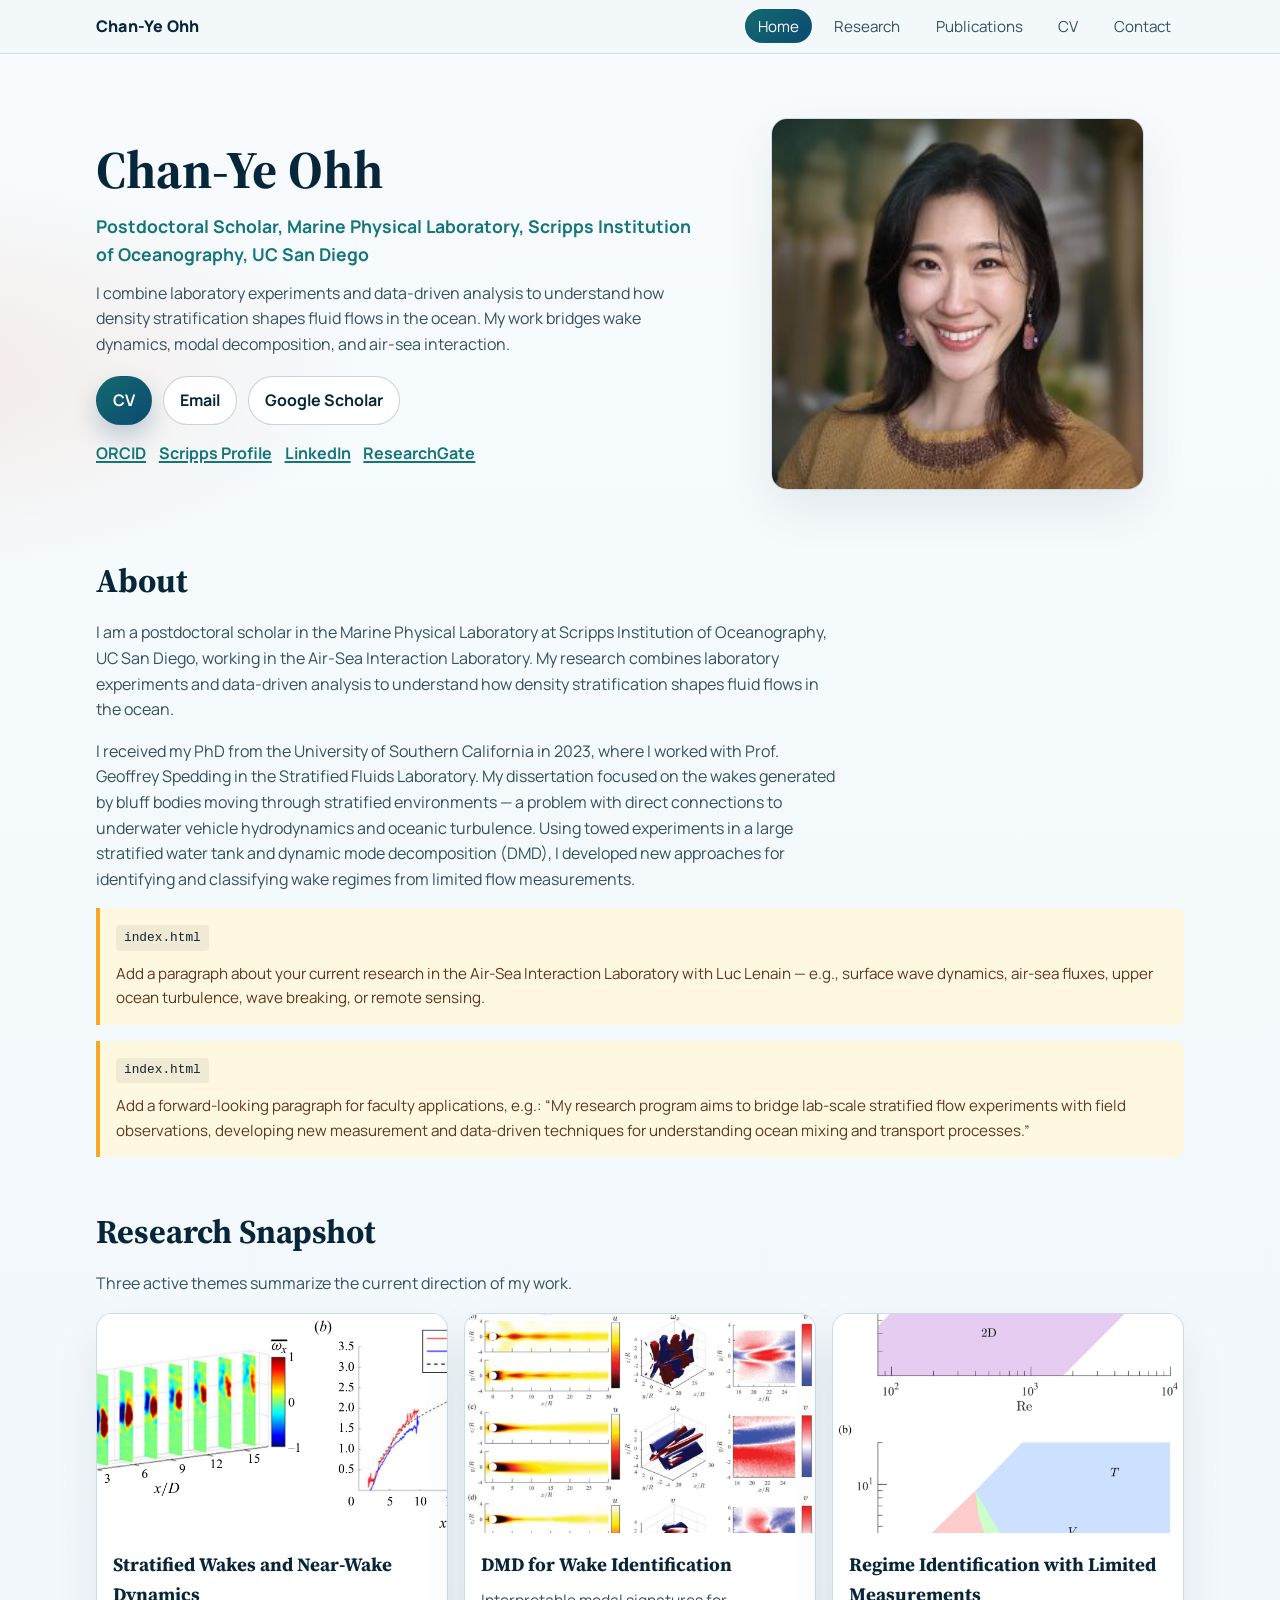
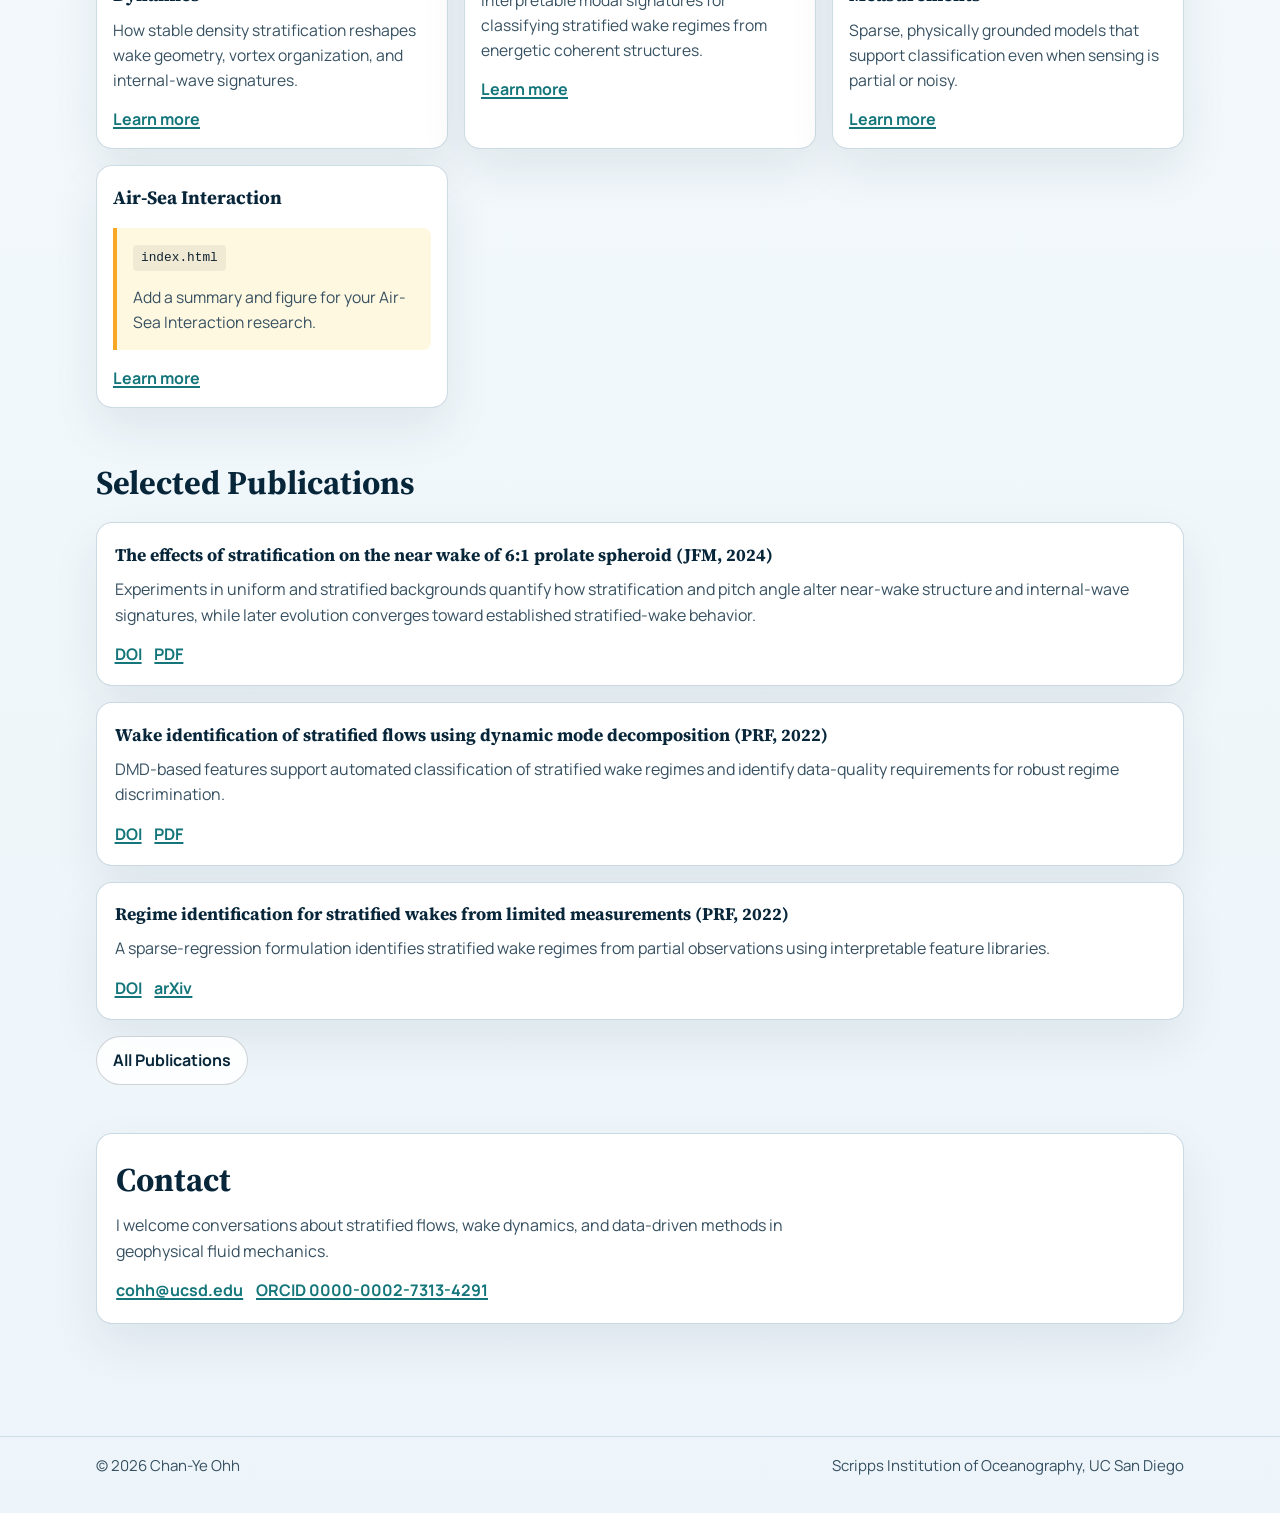
<file: index.html>
<!doctype html>
<html lang="en">
<head>
  <meta charset="utf-8">
  <meta name="viewport" content="width=device-width, initial-scale=1">
  <title>Chan-Ye Ohh | Stratified Wakes, DMD, Experimental Fluid Mechanics</title>
  <meta name="description" content="Chan-Ye Ohh is a Postdoctoral Scholar at Scripps Institution of Oceanography (UC San Diego). Research: stratified wakes, dynamic mode decomposition, and experimental fluid mechanics.">
  <link rel="stylesheet" href="styles.css">
</head>
<body data-page="home">
  <header class="site-header">
    <div class="header-wrap">
      <a class="brand" href="index.html">Chan-Ye Ohh</a>
      <button class="nav-toggle" aria-label="Toggle navigation" aria-expanded="false">
        <svg viewBox="0 0 24 24" fill="none" stroke="currentColor" stroke-width="2.5" stroke-linecap="round">
          <line x1="3" y1="6" x2="21" y2="6"/>
          <line x1="3" y1="12" x2="21" y2="12"/>
          <line x1="3" y1="18" x2="21" y2="18"/>
        </svg>
      </button>
      <nav aria-label="Primary">
        <ul>
          <li><a data-page="home" href="index.html">Home</a></li>
          <li><a data-page="research" href="research.html">Research</a></li>
          <li><a data-page="publications" href="publications.html">Publications</a></li>
          <li><a data-page="cv" href="cv.html">CV</a></li>
          <li><a data-page="contact" href="contact.html">Contact</a></li>
        </ul>
      </nav>
    </div>
  </header>

  <main class="page-wrap">
    <section class="hero reveal">
      <div class="hero-copy">
        <h1>Chan-Ye Ohh</h1>
        <p class="subhead">Postdoctoral Scholar, Marine Physical Laboratory, Scripps Institution of Oceanography, UC San Diego</p>
        <p>
          I combine laboratory experiments and data-driven analysis to understand how density stratification
          shapes fluid flows in the ocean. My work bridges wake dynamics, modal decomposition, and air-sea interaction.
        </p>
        <div class="hero-actions">
          <a class="btn btn-primary" href="cv.html">CV</a>
          <a class="btn btn-secondary" href="mailto:cohh@ucsd.edu">Email</a>
          <a class="btn btn-secondary" target="_blank" rel="noopener noreferrer" href="https://scholar.google.com/citations?user=3VvK59oAAAAJ&hl=en">Google Scholar</a>
        </div>
        <div class="link-row" style="margin-top:1rem;">
          <a target="_blank" rel="noopener noreferrer" href="https://orcid.org/0000-0002-7313-4291">ORCID</a>
          <a target="_blank" rel="noopener noreferrer" href="https://scripps.ucsd.edu/profiles/cohh">Scripps Profile</a>
          <a target="_blank" rel="noopener noreferrer" href="https://www.linkedin.com/in/chrischanyeohh">LinkedIn</a>
          <a target="_blank" rel="noopener noreferrer" href="https://www.researchgate.net/profile/Chan-Ye-Ohh">ResearchGate</a>
        </div>
      </div>
      <figure class="hero-card reveal">
        <img loading="eager" src="cy_ohh_assets/headshots/citations.jpeg" alt="Chan-Ye Ohh">
      </figure>
    </section>

    <section class="reveal" aria-labelledby="about-heading">
      <h2 id="about-heading" class="section-head">About</h2>
      <p class="section-intro">
        I am a postdoctoral scholar in the Marine Physical Laboratory at Scripps Institution of
        Oceanography, UC San Diego, working in the Air-Sea Interaction Laboratory. My research combines
        laboratory experiments and data-driven analysis to understand how density stratification shapes
        fluid flows in the ocean.
      </p>
      <p class="section-intro">
        I received my PhD from the University of Southern California in 2023, where I worked with
        Prof. Geoffrey Spedding in the Stratified Fluids Laboratory. My dissertation focused on the
        wakes generated by bluff bodies moving through stratified environments &mdash; a problem with
        direct connections to underwater vehicle hydrodynamics and oceanic turbulence. Using towed
        experiments in a large stratified water tank and dynamic mode decomposition (DMD), I developed
        new approaches for identifying and classifying wake regimes from limited flow measurements.
      </p>
      <div class="todo">
        <span class="todo__file">index.html</span>
        <p class="todo__text">
          Add a paragraph about your current research in the Air-Sea Interaction Laboratory
          with Luc Lenain &mdash; e.g., surface wave dynamics, air-sea fluxes, upper ocean
          turbulence, wave breaking, or remote sensing.
        </p>
      </div>
      <div class="todo">
        <span class="todo__file">index.html</span>
        <p class="todo__text">
          Add a forward-looking paragraph for faculty applications, e.g.: &ldquo;My research
          program aims to bridge lab-scale stratified flow experiments with field observations,
          developing new measurement and data-driven techniques for understanding ocean mixing
          and transport processes.&rdquo;
        </p>
      </div>
    </section>

    <section class="reveal" aria-labelledby="snapshot-heading">
      <h2 id="snapshot-heading" class="section-head">Research Snapshot</h2>
      <p class="section-intro">Three active themes summarize the current direction of my work.</p>
      <div class="cards">
        <article class="card">
          <img loading="lazy" src="cy_ohh_assets/figures/JFM_2024_997_A43_Fig10_vorticity_trajectory.png" alt="Visualization of streamwise vorticity and centroid trajectories from a stratified wake experiment.">
          <div class="card-body">
            <h3>Stratified Wakes and Near-Wake Dynamics</h3>
            <p>How stable density stratification reshapes wake geometry, vortex organization, and internal-wave signatures.</p>
            <div class="link-row"><a href="research.html#theme-stratified">Learn more</a></div>
          </div>
        </article>
        <article class="card">
          <img loading="lazy" src="cy_ohh_assets/figures/PRF_2022_024801_Fig6_snapshots_DMD_modes.png" alt="Comparison of simulated wake fields and dynamic mode decomposition modes.">
          <div class="card-body">
            <h3>DMD for Wake Identification</h3>
            <p>Interpretable modal signatures for classifying stratified wake regimes from energetic coherent structures.</p>
            <div class="link-row"><a href="research.html#theme-dmd">Learn more</a></div>
          </div>
        </article>
        <article class="card">
          <img loading="lazy" src="cy_ohh_assets/figures/PRF_2022_024801_Fig1_regime_diagrams.png" alt="Regime diagrams mapping stratified wake behavior across Reynolds and Froude numbers.">
          <div class="card-body">
            <h3>Regime Identification with Limited Measurements</h3>
            <p>Sparse, physically grounded models that support classification even when sensing is partial or noisy.</p>
            <div class="link-row"><a href="research.html#theme-regime">Learn more</a></div>
          </div>
        </article>
        <article class="card">
          <div class="card-body">
            <h3>Air-Sea Interaction</h3>
            <div class="todo">
              <span class="todo__file">index.html</span>
              <p class="todo__text">Add a summary and figure for your Air-Sea Interaction research.</p>
            </div>
            <div class="link-row"><a href="research.html#theme-airsea">Learn more</a></div>
          </div>
        </article>
      </div>
    </section>

    <section class="reveal" aria-labelledby="selected-pubs-heading">
      <h2 id="selected-pubs-heading" class="section-head">Selected Publications</h2>
      <div class="pub-list">
        <article class="pub-item">
          <h3>The effects of stratification on the near wake of 6:1 prolate spheroid (JFM, 2024)</h3>
          <p>
            Experiments in uniform and stratified backgrounds quantify how stratification and pitch angle alter near-wake structure
            and internal-wave signatures, while later evolution converges toward established stratified-wake behavior.
          </p>
          <div class="link-row">
            <a target="_blank" rel="noopener noreferrer" href="https://doi.org/10.1017/jfm.2024.829">DOI</a>
            <a target="_blank" rel="noopener noreferrer" href="cy_ohh_assets/pubs/Ohh_Spedding_2024_JFM_997_A43.pdf">PDF</a>
          </div>
        </article>
        <article class="pub-item">
          <h3>Wake identification of stratified flows using dynamic mode decomposition (PRF, 2022)</h3>
          <p>
            DMD-based features support automated classification of stratified wake regimes and identify data-quality requirements
            for robust regime discrimination.
          </p>
          <div class="link-row">
            <a target="_blank" rel="noopener noreferrer" href="https://doi.org/10.1103/PhysRevFluids.7.024801">DOI</a>
            <a target="_blank" rel="noopener noreferrer" href="cy_ohh_assets/pubs/Ohh_Spedding_2022_PRF_024801.pdf">PDF</a>
          </div>
        </article>
        <article class="pub-item">
          <h3>Regime identification for stratified wakes from limited measurements (PRF, 2022)</h3>
          <p>
            A sparse-regression formulation identifies stratified wake regimes from partial observations using interpretable feature libraries.
          </p>
          <div class="link-row">
            <a target="_blank" rel="noopener noreferrer" href="https://doi.org/10.1103/PhysRevFluids.7.033803">DOI</a>
            <a target="_blank" rel="noopener noreferrer" href="https://arxiv.org/abs/2202.04119">arXiv</a>
          </div>
        </article>
      </div>
      <div class="hero-actions" style="margin-top:1rem;">
        <a class="btn btn-secondary" href="publications.html">All Publications</a>
      </div>
    </section>

    <section class="panel reveal" aria-labelledby="contact-strip-heading">
      <h2 id="contact-strip-heading" class="section-head" style="margin-bottom:0.4rem;">Contact</h2>
      <p class="section-intro" style="margin-bottom:0.6rem;">I welcome conversations about stratified flows, wake dynamics, and data-driven methods in geophysical fluid mechanics.</p>
      <div class="link-row">
        <a href="mailto:cohh@ucsd.edu">cohh@ucsd.edu</a>
        <a target="_blank" rel="noopener noreferrer" href="https://orcid.org/0000-0002-7313-4291">ORCID 0000-0002-7313-4291</a>
      </div>
    </section>
  </main>

  <footer class="site-footer">
    <div class="footer-wrap">
      <span>&copy; <span data-year></span> Chan-Ye Ohh</span>
      <span>Scripps Institution of Oceanography, UC San Diego</span>
    </div>
  </footer>

  <script src="main.js"></script>
</body>
</html>
</file>
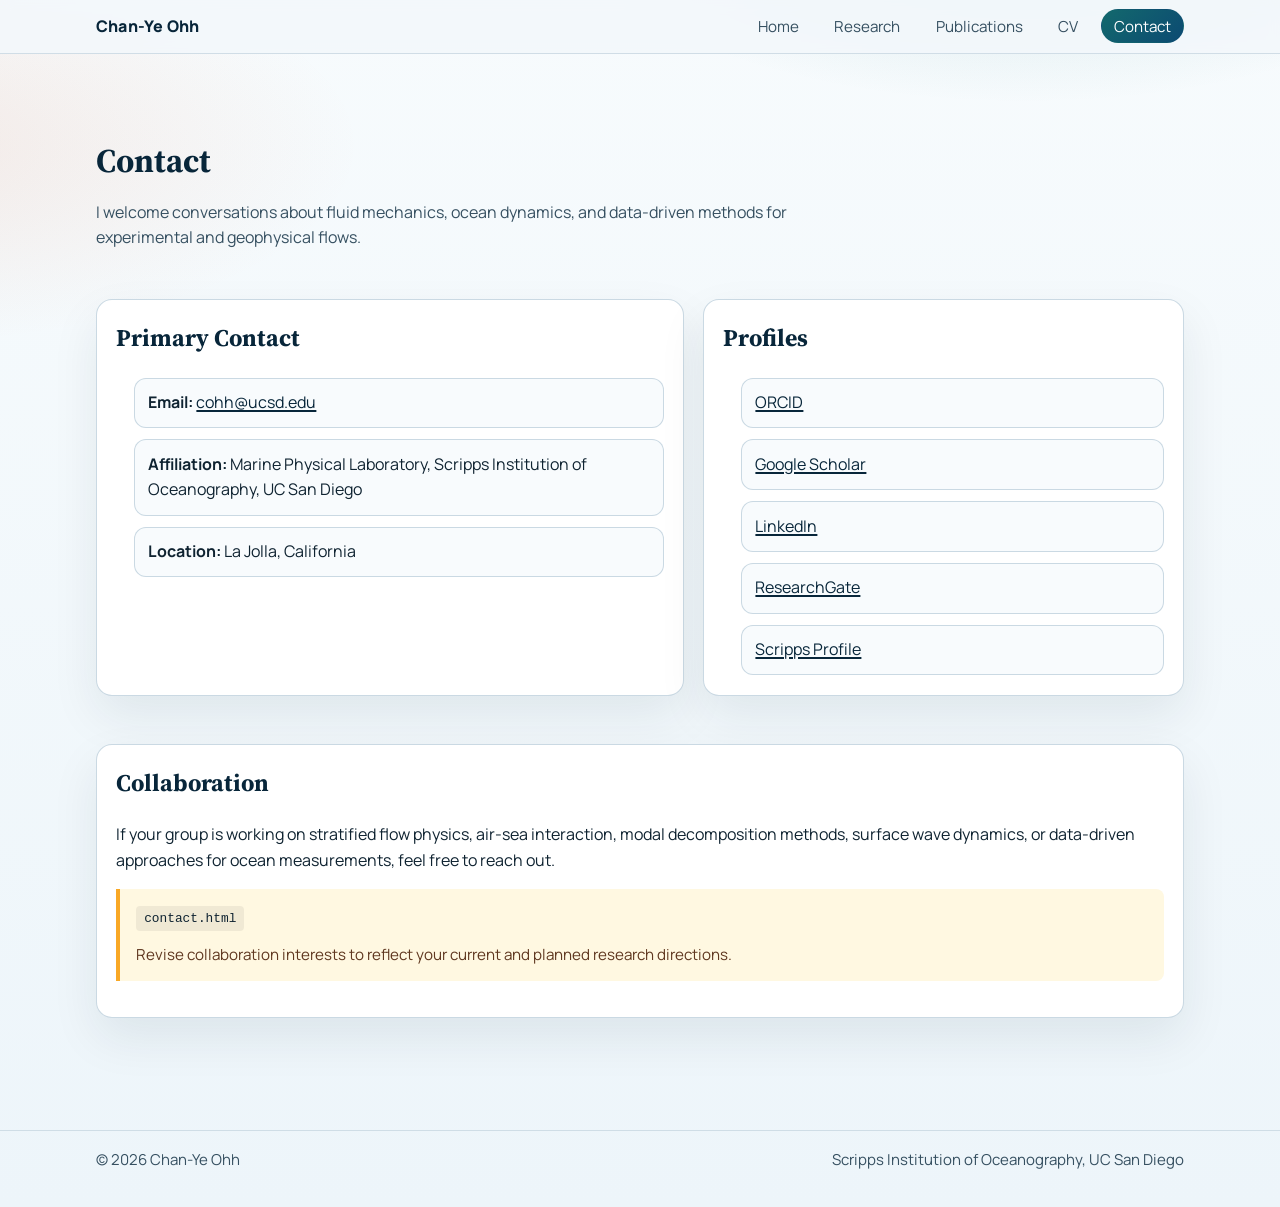
<file: contact.html>
<!doctype html>
<html lang="en">
<head>
  <meta charset="utf-8">
  <meta name="viewport" content="width=device-width, initial-scale=1">
  <title>Contact | Chan-Ye Ohh</title>
  <meta name="description" content="Contact information and external profiles for Chan-Ye Ohh.">
  <link rel="stylesheet" href="styles.css">
</head>
<body data-page="contact">
  <header class="site-header">
    <div class="header-wrap">
      <a class="brand" href="index.html">Chan-Ye Ohh</a>
      <button class="nav-toggle" aria-label="Toggle navigation" aria-expanded="false">
        <svg viewBox="0 0 24 24" fill="none" stroke="currentColor" stroke-width="2.5" stroke-linecap="round">
          <line x1="3" y1="6" x2="21" y2="6"/>
          <line x1="3" y1="12" x2="21" y2="12"/>
          <line x1="3" y1="18" x2="21" y2="18"/>
        </svg>
      </button>
      <nav aria-label="Primary">
        <ul>
          <li><a data-page="home" href="index.html">Home</a></li>
          <li><a data-page="research" href="research.html">Research</a></li>
          <li><a data-page="publications" href="publications.html">Publications</a></li>
          <li><a data-page="cv" href="cv.html">CV</a></li>
          <li><a data-page="contact" href="contact.html">Contact</a></li>
        </ul>
      </nav>
    </div>
  </header>

  <main class="page-wrap">
    <section class="reveal">
      <h1 class="section-head" style="margin-top:0;">Contact</h1>
      <p class="section-intro">
        I welcome conversations about fluid mechanics, ocean dynamics, and data-driven methods
        for experimental and geophysical flows.
      </p>
    </section>

    <section class="contact-grid reveal" aria-labelledby="contact-methods-title">
      <article class="panel">
        <h2 id="contact-methods-title">Primary Contact</h2>
        <ul class="contact-list">
          <li><strong>Email:</strong> <a href="mailto:cohh@ucsd.edu">cohh@ucsd.edu</a></li>
          <li><strong>Affiliation:</strong> Marine Physical Laboratory, Scripps Institution of Oceanography, UC San Diego</li>
          <li><strong>Location:</strong> La Jolla, California</li>
        </ul>
      </article>
      <article class="panel">
        <h2>Profiles</h2>
        <ul class="contact-list">
          <li><a target="_blank" rel="noopener noreferrer" href="https://orcid.org/0000-0002-7313-4291">ORCID</a></li>
          <li><a target="_blank" rel="noopener noreferrer" href="https://scholar.google.com/citations?user=3VvK59oAAAAJ&hl=en">Google Scholar</a></li>
          <li><a target="_blank" rel="noopener noreferrer" href="https://www.linkedin.com/in/chrischanyeohh">LinkedIn</a></li>
          <li><a target="_blank" rel="noopener noreferrer" href="https://www.researchgate.net/profile/Chan-Ye-Ohh">ResearchGate</a></li>
          <li><a target="_blank" rel="noopener noreferrer" href="https://scripps.ucsd.edu/profiles/cohh">Scripps Profile</a></li>
        </ul>
      </article>
    </section>

    <section class="panel reveal" aria-labelledby="collab-title">
      <h2 id="collab-title">Collaboration</h2>
      <p>
        If your group is working on stratified flow physics, air-sea interaction, modal decomposition
        methods, surface wave dynamics, or data-driven approaches for ocean measurements, feel free to reach out.
      </p>
      <div class="todo">
        <span class="todo__file">contact.html</span>
        <p class="todo__text">
          Revise collaboration interests to reflect your current and planned research directions.
        </p>
      </div>
    </section>
  </main>

  <footer class="site-footer">
    <div class="footer-wrap">
      <span>&copy; <span data-year></span> Chan-Ye Ohh</span>
      <span>Scripps Institution of Oceanography, UC San Diego</span>
    </div>
  </footer>

  <script src="main.js"></script>
</body>
</html>
</file>
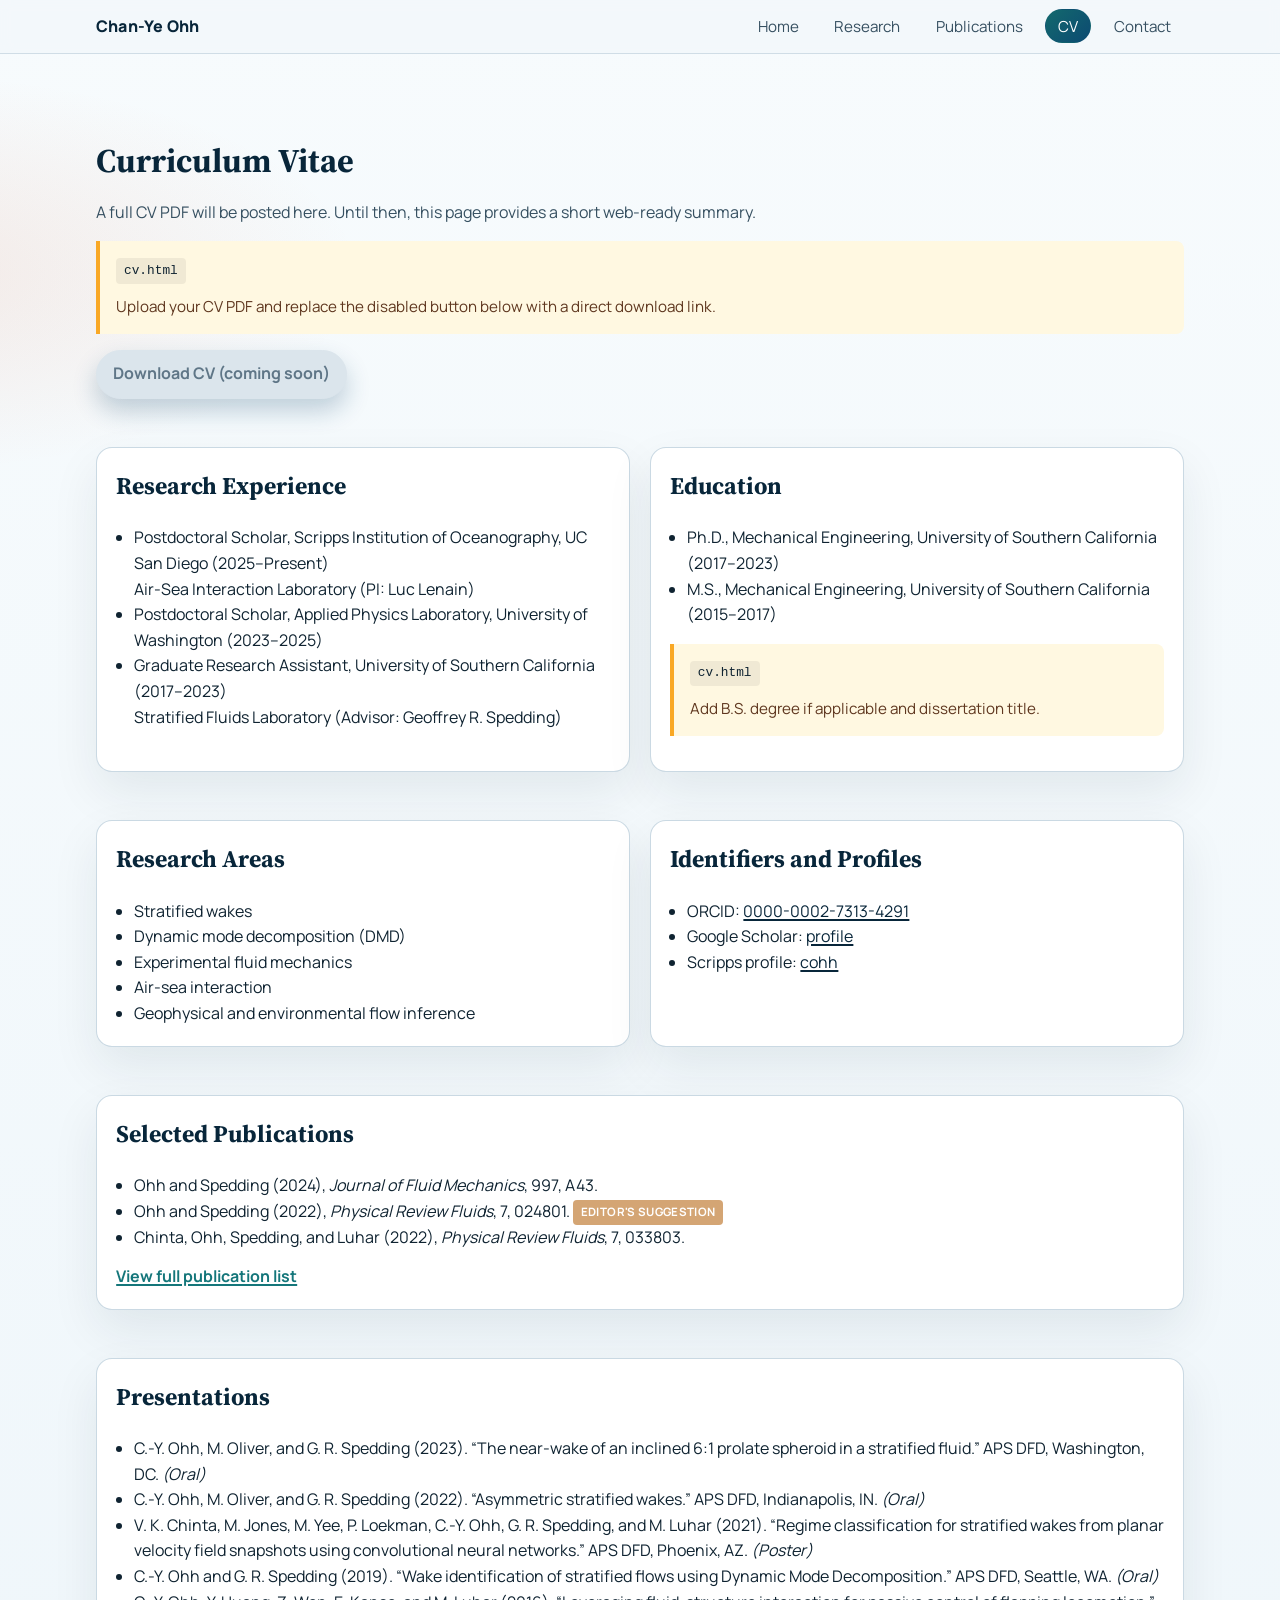
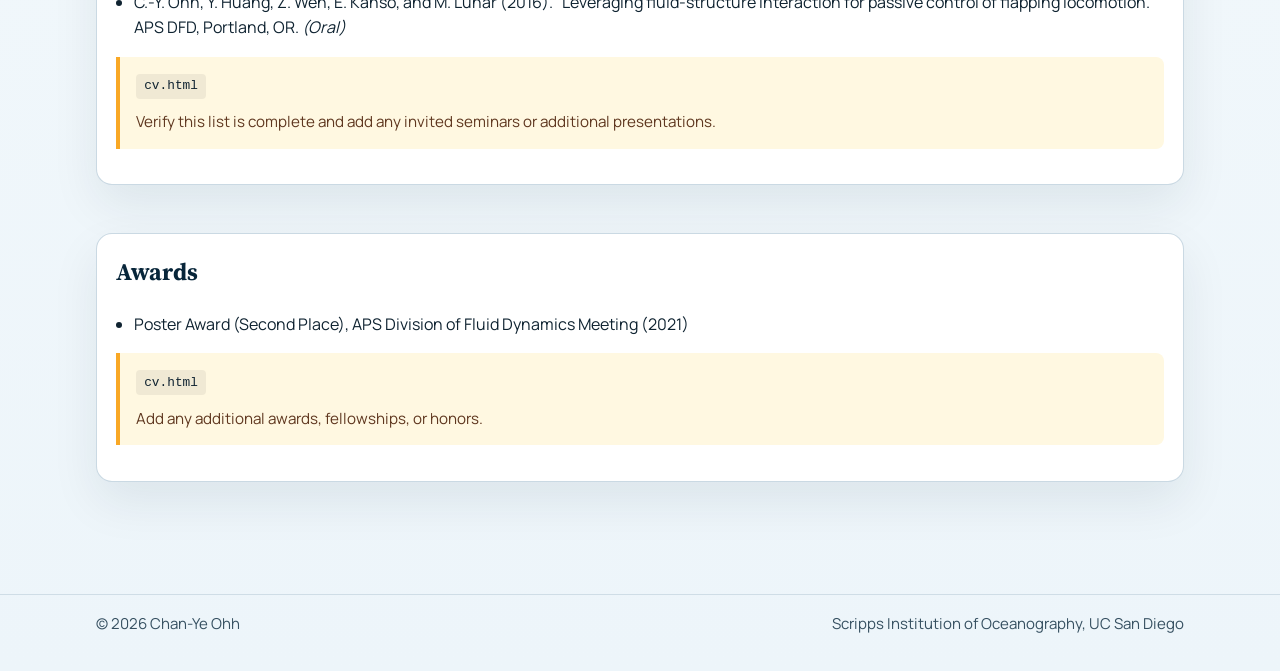
<file: cv.html>
<!doctype html>
<html lang="en">
<head>
  <meta charset="utf-8">
  <meta name="viewport" content="width=device-width, initial-scale=1">
  <title>CV | Chan-Ye Ohh</title>
  <meta name="description" content="Curriculum vitae and academic summary for Chan-Ye Ohh.">
  <link rel="stylesheet" href="styles.css">
</head>
<body data-page="cv">
  <header class="site-header">
    <div class="header-wrap">
      <a class="brand" href="index.html">Chan-Ye Ohh</a>
      <button class="nav-toggle" aria-label="Toggle navigation" aria-expanded="false">
        <svg viewBox="0 0 24 24" fill="none" stroke="currentColor" stroke-width="2.5" stroke-linecap="round">
          <line x1="3" y1="6" x2="21" y2="6"/>
          <line x1="3" y1="12" x2="21" y2="12"/>
          <line x1="3" y1="18" x2="21" y2="18"/>
        </svg>
      </button>
      <nav aria-label="Primary">
        <ul>
          <li><a data-page="home" href="index.html">Home</a></li>
          <li><a data-page="research" href="research.html">Research</a></li>
          <li><a data-page="publications" href="publications.html">Publications</a></li>
          <li><a data-page="cv" href="cv.html">CV</a></li>
          <li><a data-page="contact" href="contact.html">Contact</a></li>
        </ul>
      </nav>
    </div>
  </header>

  <main class="page-wrap">
    <section class="reveal">
      <h1 class="section-head" style="margin-top:0;">Curriculum Vitae</h1>
      <p class="section-intro">A full CV PDF will be posted here. Until then, this page provides a short web-ready summary.</p>
      <div class="todo">
        <span class="todo__file">cv.html</span>
        <p class="todo__text">
          Upload your CV PDF and replace the disabled button below with a direct download link.
        </p>
      </div>
      <div class="hero-actions" style="margin-top:1rem;">
        <a class="btn btn-primary disabled" aria-disabled="true" href="#">Download CV (coming soon)</a>
      </div>
    </section>

    <section class="split reveal" aria-labelledby="current-role-title">
      <article class="panel">
        <h2 id="current-role-title">Research Experience</h2>
        <ul>
          <li>Postdoctoral Scholar, Scripps Institution of Oceanography, UC San Diego (2025&ndash;Present)<br>Air-Sea Interaction Laboratory (PI: Luc Lenain)</li>
          <li>Postdoctoral Scholar, Applied Physics Laboratory, University of Washington (2023&ndash;2025)</li>
          <li>Graduate Research Assistant, University of Southern California (2017&ndash;2023)<br>Stratified Fluids Laboratory (Advisor: Geoffrey R. Spedding)</li>
        </ul>
      </article>
      <article class="panel">
        <h2>Education</h2>
        <ul>
          <li>Ph.D., Mechanical Engineering, University of Southern California (2017&ndash;2023)</li>
          <li>M.S., Mechanical Engineering, University of Southern California (2015&ndash;2017)</li>
        </ul>
        <div class="todo">
          <span class="todo__file">cv.html</span>
          <p class="todo__text">Add B.S. degree if applicable and dissertation title.</p>
        </div>
      </article>
    </section>

    <section class="split reveal" aria-labelledby="research-areas-title">
      <article class="panel">
        <h2 id="research-areas-title">Research Areas</h2>
        <ul>
          <li>Stratified wakes</li>
          <li>Dynamic mode decomposition (DMD)</li>
          <li>Experimental fluid mechanics</li>
          <li>Air-sea interaction</li>
          <li>Geophysical and environmental flow inference</li>
        </ul>
      </article>
      <article class="panel">
        <h2>Identifiers and Profiles</h2>
        <ul>
          <li>ORCID: <a target="_blank" rel="noopener noreferrer" href="https://orcid.org/0000-0002-7313-4291">0000-0002-7313-4291</a></li>
          <li>Google Scholar: <a target="_blank" rel="noopener noreferrer" href="https://scholar.google.com/citations?user=3VvK59oAAAAJ&hl=en">profile</a></li>
          <li>Scripps profile: <a target="_blank" rel="noopener noreferrer" href="https://scripps.ucsd.edu/profiles/cohh">cohh</a></li>
        </ul>
      </article>
    </section>

    <section class="panel reveal" aria-labelledby="selected-cv-pubs-title">
      <h2 id="selected-cv-pubs-title">Selected Publications</h2>
      <ul>
        <li>Ohh and Spedding (2024), <em>Journal of Fluid Mechanics</em>, 997, A43.</li>
        <li>Ohh and Spedding (2022), <em>Physical Review Fluids</em>, 7, 024801. <span class="badge badge--accent">Editor's Suggestion</span></li>
        <li>Chinta, Ohh, Spedding, and Luhar (2022), <em>Physical Review Fluids</em>, 7, 033803.</li>
      </ul>
      <div class="link-row"><a href="publications.html">View full publication list</a></div>
    </section>

    <section class="panel reveal" aria-labelledby="presentations-title">
      <h2 id="presentations-title">Presentations</h2>
      <ul>
        <li>C.-Y. Ohh, M. Oliver, and G. R. Spedding (2023). &ldquo;The near-wake of an inclined 6:1 prolate spheroid in a stratified fluid.&rdquo; APS DFD, Washington, DC. <em>(Oral)</em></li>
        <li>C.-Y. Ohh, M. Oliver, and G. R. Spedding (2022). &ldquo;Asymmetric stratified wakes.&rdquo; APS DFD, Indianapolis, IN. <em>(Oral)</em></li>
        <li>V. K. Chinta, M. Jones, M. Yee, P. Loekman, C.-Y. Ohh, G. R. Spedding, and M. Luhar (2021). &ldquo;Regime classification for stratified wakes from planar velocity field snapshots using convolutional neural networks.&rdquo; APS DFD, Phoenix, AZ. <em>(Poster)</em></li>
        <li>C.-Y. Ohh and G. R. Spedding (2019). &ldquo;Wake identification of stratified flows using Dynamic Mode Decomposition.&rdquo; APS DFD, Seattle, WA. <em>(Oral)</em></li>
        <li>C.-Y. Ohh, Y. Huang, Z. Wen, E. Kanso, and M. Luhar (2016). &ldquo;Leveraging fluid-structure interaction for passive control of flapping locomotion.&rdquo; APS DFD, Portland, OR. <em>(Oral)</em></li>
      </ul>
      <div class="todo">
        <span class="todo__file">cv.html</span>
        <p class="todo__text">Verify this list is complete and add any invited seminars or additional presentations.</p>
      </div>
    </section>

    <section class="panel reveal" aria-labelledby="awards-title">
      <h2 id="awards-title">Awards</h2>
      <ul>
        <li>Poster Award (Second Place), APS Division of Fluid Dynamics Meeting (2021)</li>
      </ul>
      <div class="todo">
        <span class="todo__file">cv.html</span>
        <p class="todo__text">Add any additional awards, fellowships, or honors.</p>
      </div>
    </section>
  </main>

  <footer class="site-footer">
    <div class="footer-wrap">
      <span>&copy; <span data-year></span> Chan-Ye Ohh</span>
      <span>Scripps Institution of Oceanography, UC San Diego</span>
    </div>
  </footer>

  <script src="main.js"></script>
</body>
</html>
</file>
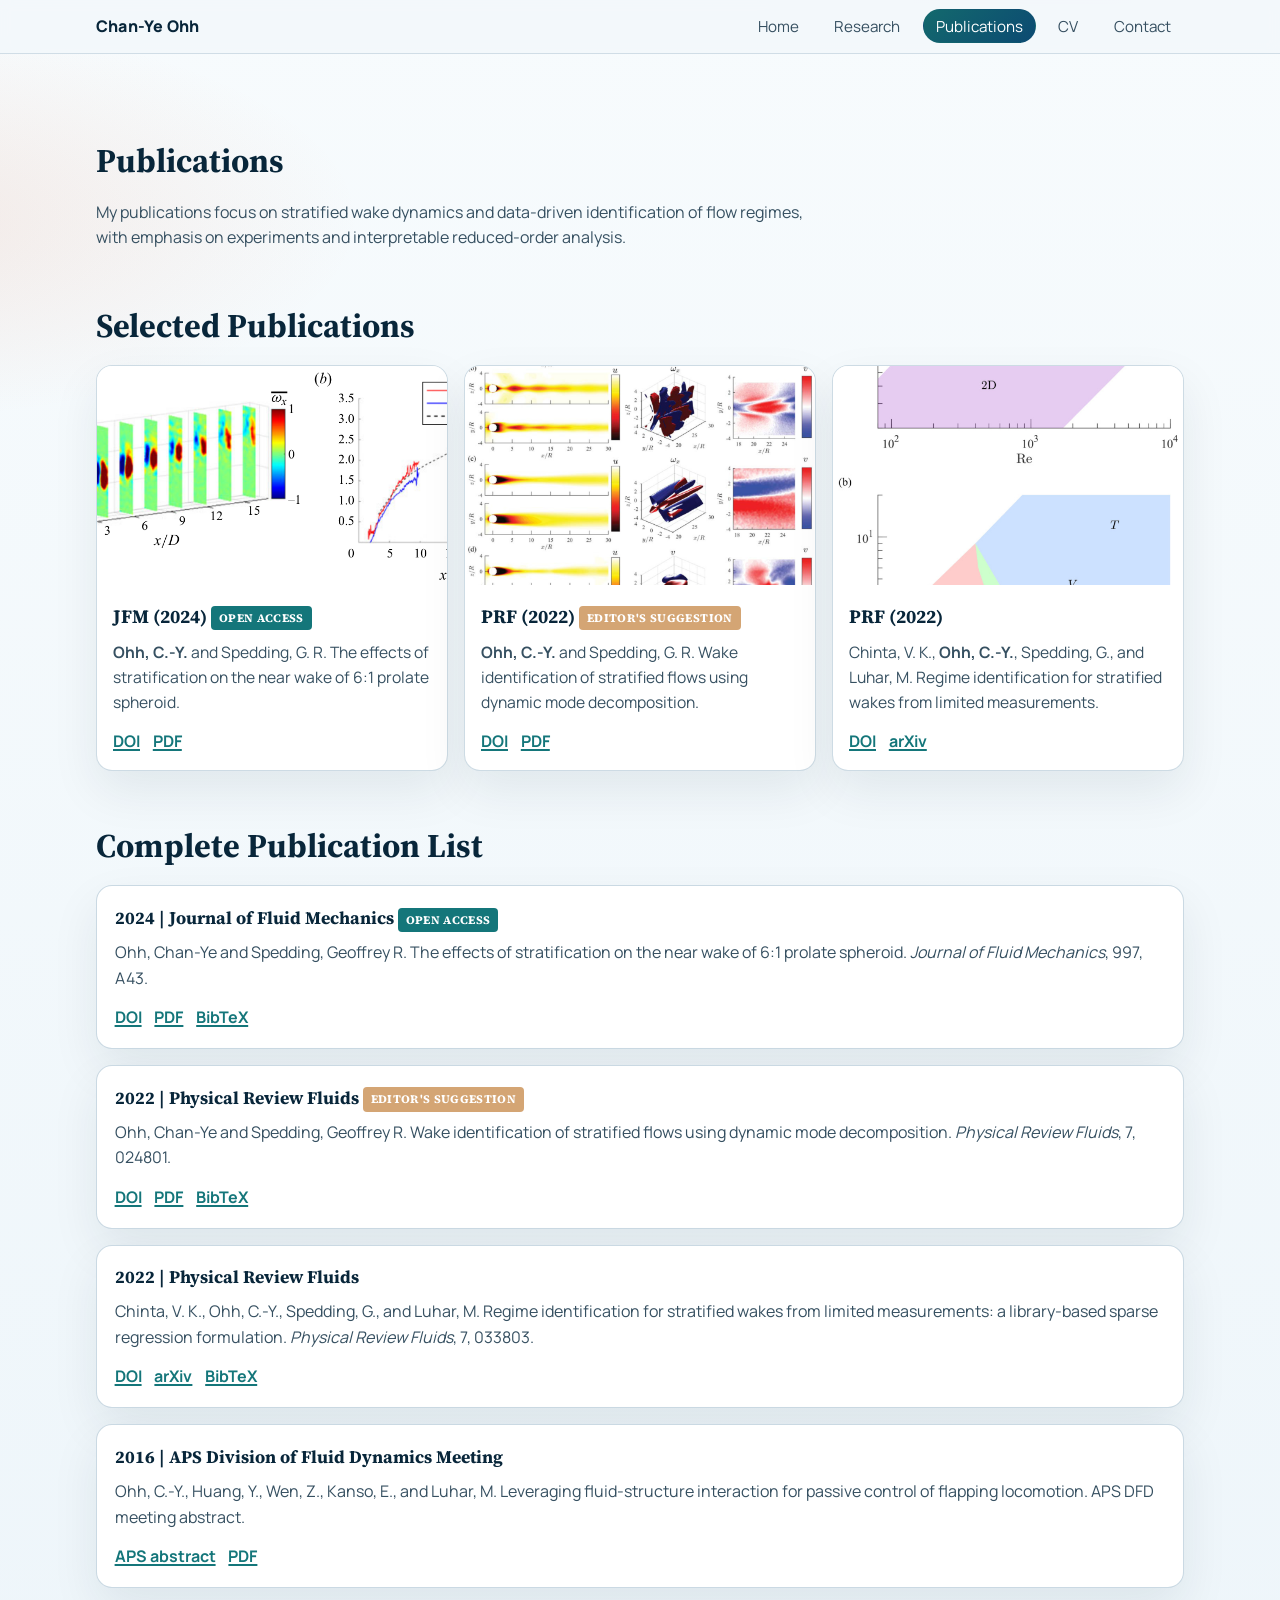
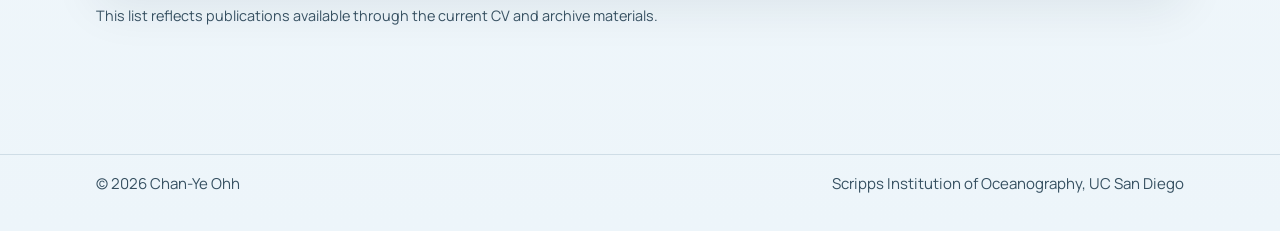
<file: publications.html>
<!doctype html>
<html lang="en">
<head>
  <meta charset="utf-8">
  <meta name="viewport" content="width=device-width, initial-scale=1">
  <title>Publications | Chan-Ye Ohh</title>
  <meta name="description" content="Selected and full publication list for Chan-Ye Ohh.">
  <link rel="stylesheet" href="styles.css">
</head>
<body data-page="publications">
  <header class="site-header">
    <div class="header-wrap">
      <a class="brand" href="index.html">Chan-Ye Ohh</a>
      <button class="nav-toggle" aria-label="Toggle navigation" aria-expanded="false">
        <svg viewBox="0 0 24 24" fill="none" stroke="currentColor" stroke-width="2.5" stroke-linecap="round">
          <line x1="3" y1="6" x2="21" y2="6"/>
          <line x1="3" y1="12" x2="21" y2="12"/>
          <line x1="3" y1="18" x2="21" y2="18"/>
        </svg>
      </button>
      <nav aria-label="Primary">
        <ul>
          <li><a data-page="home" href="index.html">Home</a></li>
          <li><a data-page="research" href="research.html">Research</a></li>
          <li><a data-page="publications" href="publications.html">Publications</a></li>
          <li><a data-page="cv" href="cv.html">CV</a></li>
          <li><a data-page="contact" href="contact.html">Contact</a></li>
        </ul>
      </nav>
    </div>
  </header>

  <main class="page-wrap">
    <section class="reveal">
      <h1 class="section-head" style="margin-top:0;">Publications</h1>
      <p class="section-intro">
        My publications focus on stratified wake dynamics and data-driven identification of flow regimes,
        with emphasis on experiments and interpretable reduced-order analysis.
      </p>
    </section>

    <section class="reveal" aria-labelledby="selected-heading">
      <h2 id="selected-heading" class="section-head">Selected Publications</h2>
      <div class="cards">
        <article class="card">
          <img loading="lazy" src="cy_ohh_assets/figures/JFM_2024_997_A43_Fig10_vorticity_trajectory.png" alt="Visualization from JFM 2024 paper on stratified wake near-field behavior.">
          <div class="card-body">
            <h3>JFM (2024) <span class="badge badge--teal">Open Access</span></h3>
            <p><strong>Ohh, C.-Y.</strong> and Spedding, G. R. The effects of stratification on the near wake of 6:1 prolate spheroid.</p>
            <div class="link-row">
              <a target="_blank" rel="noopener noreferrer" href="https://doi.org/10.1017/jfm.2024.829">DOI</a>
              <a target="_blank" rel="noopener noreferrer" href="cy_ohh_assets/pubs/Ohh_Spedding_2024_JFM_997_A43.pdf">PDF</a>
            </div>
          </div>
        </article>
        <article class="card">
          <img loading="lazy" src="cy_ohh_assets/figures/PRF_2022_024801_Fig6_snapshots_DMD_modes.png" alt="DMD modal decomposition visual from Physical Review Fluids 2022.">
          <div class="card-body">
            <h3>PRF (2022) <span class="badge badge--accent">Editor's Suggestion</span></h3>
            <p><strong>Ohh, C.-Y.</strong> and Spedding, G. R. Wake identification of stratified flows using dynamic mode decomposition.</p>
            <div class="link-row">
              <a target="_blank" rel="noopener noreferrer" href="https://doi.org/10.1103/PhysRevFluids.7.024801">DOI</a>
              <a target="_blank" rel="noopener noreferrer" href="cy_ohh_assets/pubs/Ohh_Spedding_2022_PRF_024801.pdf">PDF</a>
            </div>
          </div>
        </article>
        <article class="card">
          <img loading="lazy" src="cy_ohh_assets/figures/PRF_2022_024801_Fig1_regime_diagrams.png" alt="Regime diagram figure associated with sparse-regression regime identification work.">
          <div class="card-body">
            <h3>PRF (2022)</h3>
            <p>Chinta, V. K., <strong>Ohh, C.-Y.</strong>, Spedding, G., and Luhar, M. Regime identification for stratified wakes from limited measurements.</p>
            <div class="link-row">
              <a target="_blank" rel="noopener noreferrer" href="https://doi.org/10.1103/PhysRevFluids.7.033803">DOI</a>
              <a target="_blank" rel="noopener noreferrer" href="https://arxiv.org/abs/2202.04119">arXiv</a>
            </div>
          </div>
        </article>
      </div>
    </section>

    <section class="reveal" aria-labelledby="all-heading">
      <h2 id="all-heading" class="section-head">Complete Publication List</h2>
      <div class="pub-list">
        <article class="pub-item">
          <h3>2024 | Journal of Fluid Mechanics <span class="badge badge--teal">Open Access</span></h3>
          <p>
            Ohh, Chan-Ye and Spedding, Geoffrey R. The effects of stratification on the near wake of 6:1 prolate spheroid.
            <em>Journal of Fluid Mechanics</em>, 997, A43.
          </p>
          <div class="link-row">
            <a target="_blank" rel="noopener noreferrer" href="https://doi.org/10.1017/jfm.2024.829">DOI</a>
            <a target="_blank" rel="noopener noreferrer" href="cy_ohh_assets/pubs/Ohh_Spedding_2024_JFM_997_A43.pdf">PDF</a>
            <a target="_blank" rel="noopener noreferrer" href="cy_ohh_assets/metadata/publications.bib">BibTeX</a>
          </div>
        </article>
        <article class="pub-item">
          <h3>2022 | Physical Review Fluids <span class="badge badge--accent">Editor's Suggestion</span></h3>
          <p>
            Ohh, Chan-Ye and Spedding, Geoffrey R. Wake identification of stratified flows using dynamic mode decomposition.
            <em>Physical Review Fluids</em>, 7, 024801.
          </p>
          <div class="link-row">
            <a target="_blank" rel="noopener noreferrer" href="https://doi.org/10.1103/PhysRevFluids.7.024801">DOI</a>
            <a target="_blank" rel="noopener noreferrer" href="cy_ohh_assets/pubs/Ohh_Spedding_2022_PRF_024801.pdf">PDF</a>
            <a target="_blank" rel="noopener noreferrer" href="cy_ohh_assets/metadata/publications.bib">BibTeX</a>
          </div>
        </article>
        <article class="pub-item">
          <h3>2022 | Physical Review Fluids</h3>
          <p>
            Chinta, V. K., Ohh, C.-Y., Spedding, G., and Luhar, M. Regime identification for stratified wakes from limited
            measurements: a library-based sparse regression formulation. <em>Physical Review Fluids</em>, 7, 033803.
          </p>
          <div class="link-row">
            <a target="_blank" rel="noopener noreferrer" href="https://doi.org/10.1103/PhysRevFluids.7.033803">DOI</a>
            <a target="_blank" rel="noopener noreferrer" href="https://arxiv.org/abs/2202.04119">arXiv</a>
            <a target="_blank" rel="noopener noreferrer" href="cy_ohh_assets/metadata/publications.bib">BibTeX</a>
          </div>
        </article>
        <article class="pub-item">
          <h3>2016 | APS Division of Fluid Dynamics Meeting</h3>
          <p>
            Ohh, C.-Y., Huang, Y., Wen, Z., Kanso, E., and Luhar, M. Leveraging fluid-structure interaction for passive control
            of flapping locomotion. APS DFD meeting abstract.
          </p>
          <div class="link-row">
            <a target="_blank" rel="noopener noreferrer" href="https://archive.aps.org/dfd/2016/h19/3/">APS abstract</a>
            <a target="_blank" rel="noopener noreferrer" href="cy_ohh_assets/pubs/Ohh_et_al_2016_APS_DFD_Abstract_001142.pdf">PDF</a>
          </div>
        </article>
      </div>
      <p class="section-intro" style="margin-top:1rem; font-size:0.9rem;">
        This list reflects publications available through the current CV and archive materials.
      </p>
    </section>
  </main>

  <footer class="site-footer">
    <div class="footer-wrap">
      <span>&copy; <span data-year></span> Chan-Ye Ohh</span>
      <span>Scripps Institution of Oceanography, UC San Diego</span>
    </div>
  </footer>

  <script src="main.js"></script>
</body>
</html>
</file>
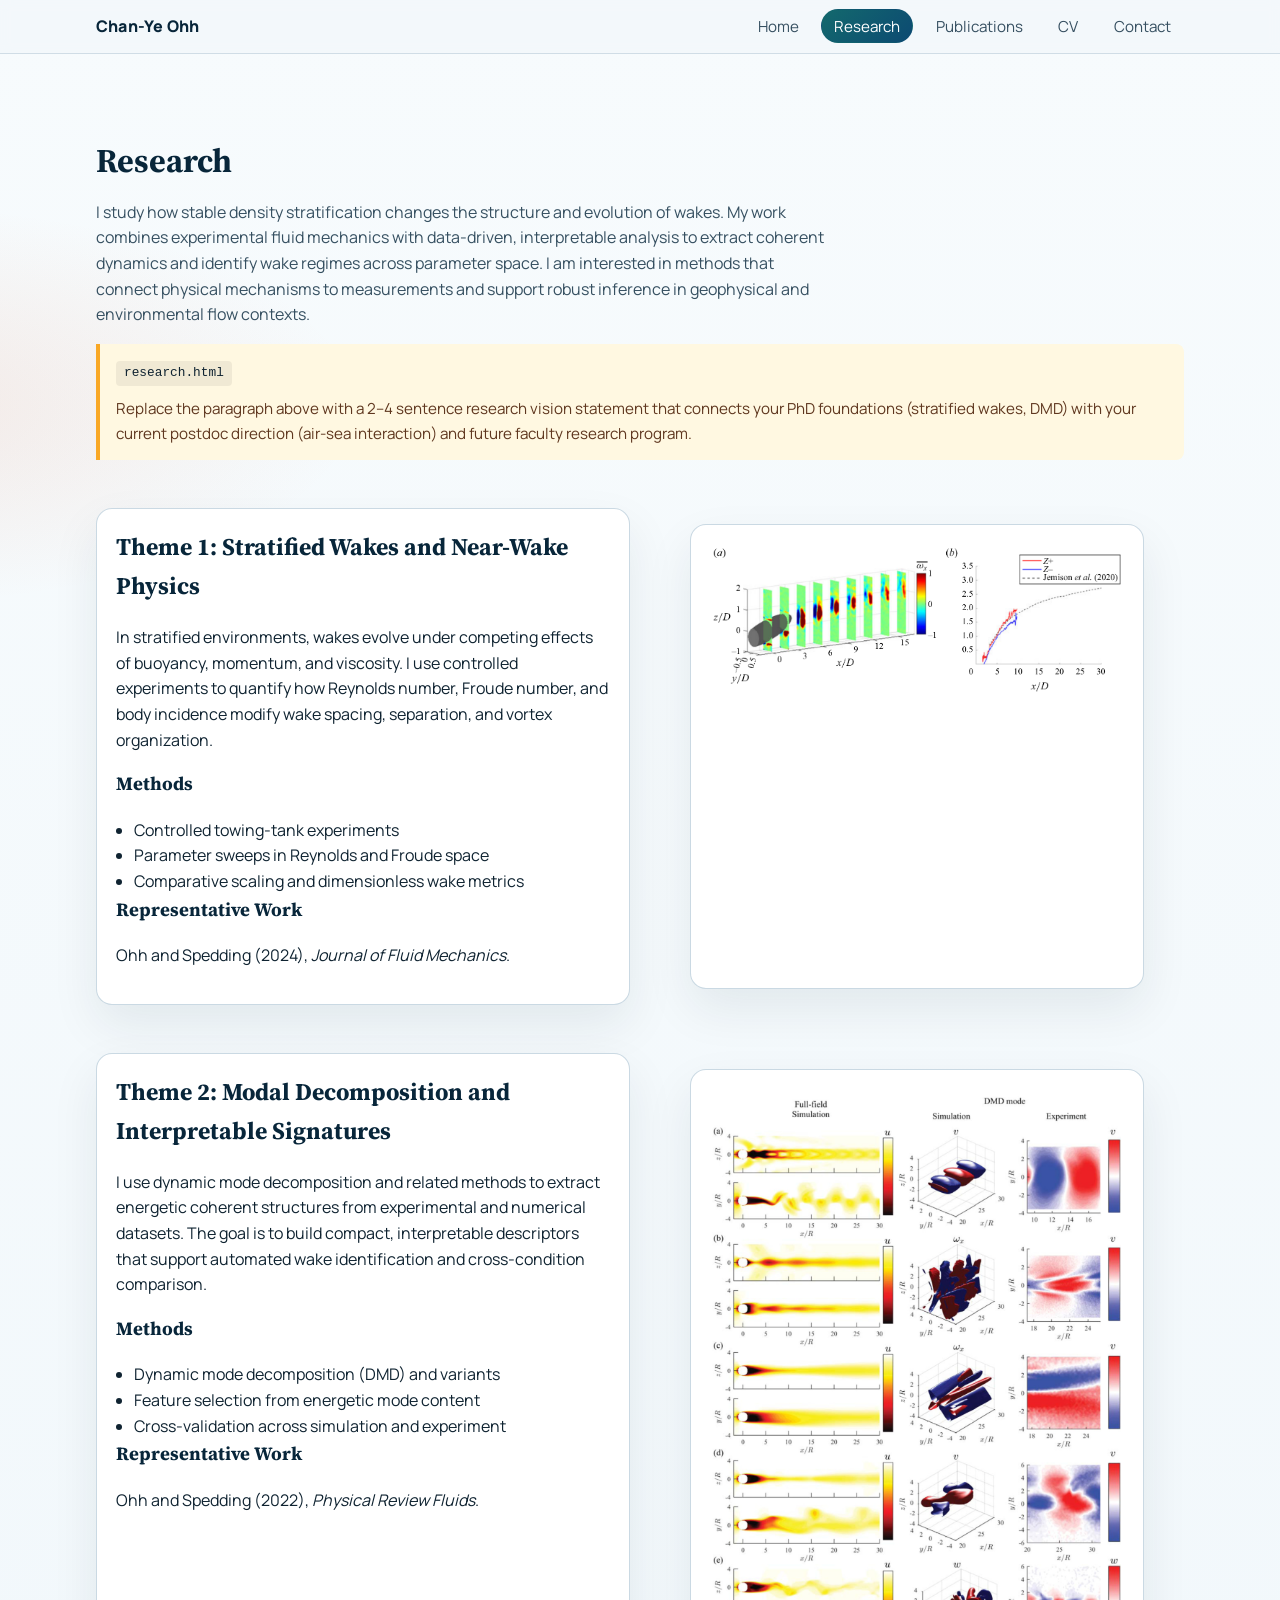
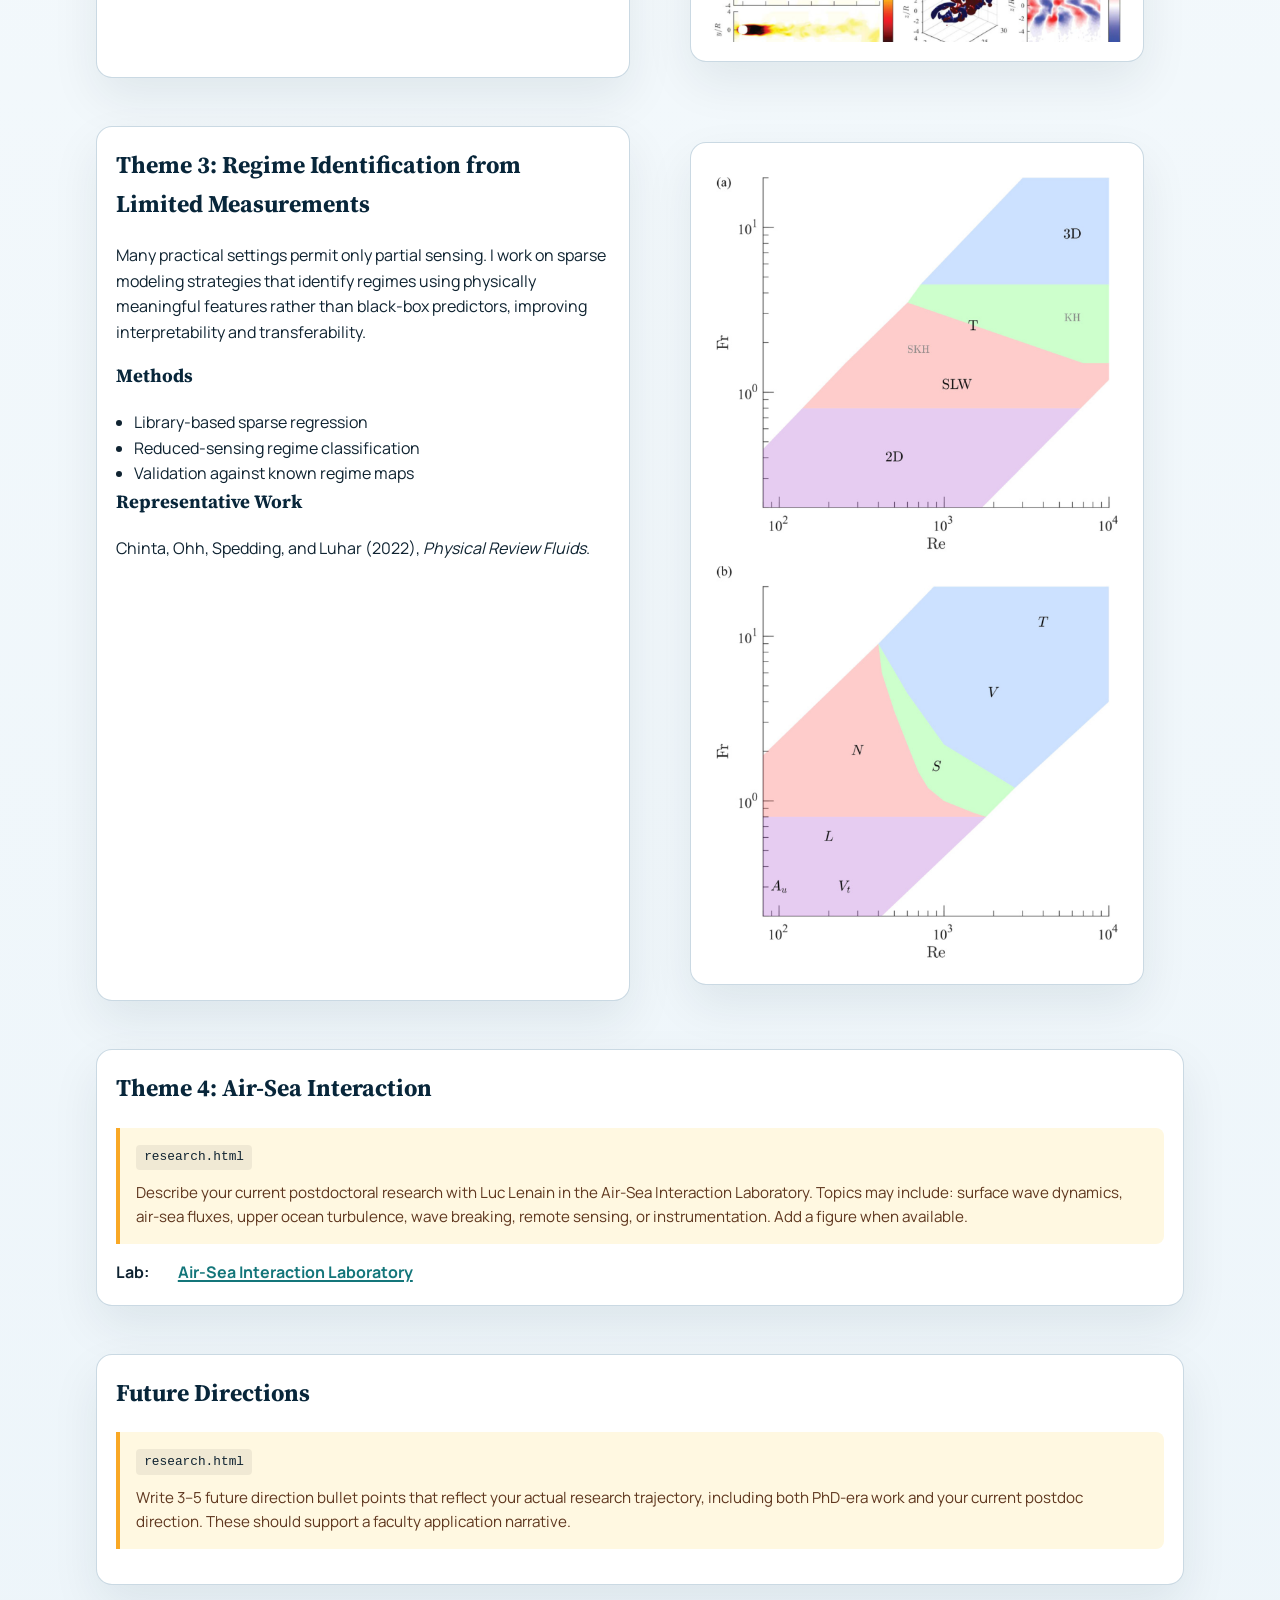
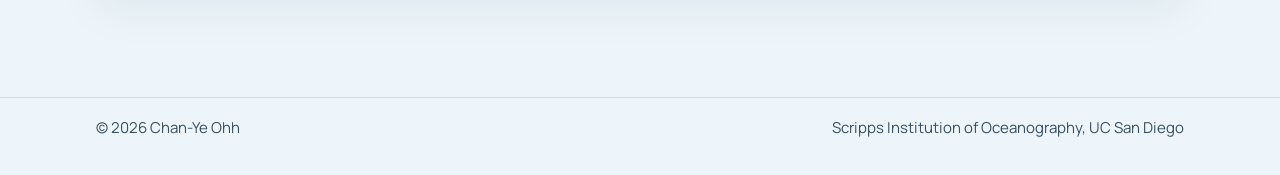
<file: research.html>
<!doctype html>
<html lang="en">
<head>
  <meta charset="utf-8">
  <meta name="viewport" content="width=device-width, initial-scale=1">
  <title>Research | Chan-Ye Ohh</title>
  <meta name="description" content="Research themes by Chan-Ye Ohh: stratified wakes, dynamic mode decomposition, and regime identification from limited measurements.">
  <link rel="stylesheet" href="styles.css">
</head>
<body data-page="research">
  <header class="site-header">
    <div class="header-wrap">
      <a class="brand" href="index.html">Chan-Ye Ohh</a>
      <button class="nav-toggle" aria-label="Toggle navigation" aria-expanded="false">
        <svg viewBox="0 0 24 24" fill="none" stroke="currentColor" stroke-width="2.5" stroke-linecap="round">
          <line x1="3" y1="6" x2="21" y2="6"/>
          <line x1="3" y1="12" x2="21" y2="12"/>
          <line x1="3" y1="18" x2="21" y2="18"/>
        </svg>
      </button>
      <nav aria-label="Primary">
        <ul>
          <li><a data-page="home" href="index.html">Home</a></li>
          <li><a data-page="research" href="research.html">Research</a></li>
          <li><a data-page="publications" href="publications.html">Publications</a></li>
          <li><a data-page="cv" href="cv.html">CV</a></li>
          <li><a data-page="contact" href="contact.html">Contact</a></li>
        </ul>
      </nav>
    </div>
  </header>

  <main class="page-wrap">
    <section class="reveal">
      <h1 class="section-head" style="margin-top:0;">Research</h1>
      <p class="section-intro">
        I study how stable density stratification changes the structure and evolution of wakes. My work combines
        experimental fluid mechanics with data-driven, interpretable analysis to extract coherent dynamics and identify
        wake regimes across parameter space. I am interested in methods that connect physical mechanisms to measurements
        and support robust inference in geophysical and environmental flow contexts.
      </p>
      <div class="todo">
        <span class="todo__file">research.html</span>
        <p class="todo__text">
          Replace the paragraph above with a 2&ndash;4 sentence research vision statement that
          connects your PhD foundations (stratified wakes, DMD) with your current postdoc direction
          (air-sea interaction) and future faculty research program.
        </p>
      </div>
    </section>

    <section id="theme-stratified" class="split reveal" aria-labelledby="theme-stratified-title">
      <article class="panel">
        <h2 id="theme-stratified-title">Theme 1: Stratified Wakes and Near-Wake Physics</h2>
        <p>
          In stratified environments, wakes evolve under competing effects of buoyancy, momentum, and viscosity.
          I use controlled experiments to quantify how Reynolds number, Froude number, and body incidence modify wake spacing,
          separation, and vortex organization.
        </p>
        <h3>Methods</h3>
        <ul>
          <li>Controlled towing-tank experiments</li>
          <li>Parameter sweeps in Reynolds and Froude space</li>
          <li>Comparative scaling and dimensionless wake metrics</li>
        </ul>
        <h3>Representative Work</h3>
        <p>Ohh and Spedding (2024), <em>Journal of Fluid Mechanics</em>.</p>
      </article>
      <figure class="panel">
        <img loading="lazy" src="cy_ohh_assets/figures/JFM_2024_997_A43_Fig10_vorticity_trajectory.png" alt="Visualization of streamwise vorticity and centroid trajectories from stratified wake experiments.">
      </figure>
    </section>

    <section id="theme-dmd" class="split reveal" aria-labelledby="theme-dmd-title">
      <article class="panel">
        <h2 id="theme-dmd-title">Theme 2: Modal Decomposition and Interpretable Signatures</h2>
        <p>
          I use dynamic mode decomposition and related methods to extract energetic coherent structures from experimental
          and numerical datasets. The goal is to build compact, interpretable descriptors that support automated wake identification
          and cross-condition comparison.
        </p>
        <h3>Methods</h3>
        <ul>
          <li>Dynamic mode decomposition (DMD) and variants</li>
          <li>Feature selection from energetic mode content</li>
          <li>Cross-validation across simulation and experiment</li>
        </ul>
        <h3>Representative Work</h3>
        <p>Ohh and Spedding (2022), <em>Physical Review Fluids</em>.</p>
      </article>
      <figure class="panel">
        <img loading="lazy" src="cy_ohh_assets/figures/PRF_2022_024801_Fig6_snapshots_DMD_modes.png" alt="Comparison of full-field wake snapshots and DMD mode structures.">
      </figure>
    </section>

    <section id="theme-regime" class="split reveal" aria-labelledby="theme-regime-title">
      <article class="panel">
        <h2 id="theme-regime-title">Theme 3: Regime Identification from Limited Measurements</h2>
        <p>
          Many practical settings permit only partial sensing. I work on sparse modeling strategies that identify regimes using
          physically meaningful features rather than black-box predictors, improving interpretability and transferability.
        </p>
        <h3>Methods</h3>
        <ul>
          <li>Library-based sparse regression</li>
          <li>Reduced-sensing regime classification</li>
          <li>Validation against known regime maps</li>
        </ul>
        <h3>Representative Work</h3>
        <p>Chinta, Ohh, Spedding, and Luhar (2022), <em>Physical Review Fluids</em>.</p>
      </article>
      <figure class="panel">
        <img loading="lazy" src="cy_ohh_assets/figures/PRF_2022_024801_Fig1_regime_diagrams.png" alt="Regime map of stratified wakes across Reynolds and Froude number space.">
      </figure>
    </section>

    <section id="theme-airsea" class="reveal" aria-labelledby="theme-airsea-title">
      <article class="panel">
        <h2 id="theme-airsea-title">Theme 4: Air-Sea Interaction</h2>
        <div class="todo">
          <span class="todo__file">research.html</span>
          <p class="todo__text">
            Describe your current postdoctoral research with Luc Lenain in the Air-Sea Interaction
            Laboratory. Topics may include: surface wave dynamics, air-sea fluxes, upper ocean
            turbulence, wave breaking, remote sensing, or instrumentation. Add a figure when available.
          </p>
        </div>
        <div class="link-row">
          <strong>Lab:</strong>&nbsp;
          <a target="_blank" rel="noopener noreferrer" href="https://airsea.ucsd.edu/">Air-Sea Interaction Laboratory</a>
        </div>
      </article>
    </section>

    <section class="panel reveal" aria-labelledby="future-title">
      <h2 id="future-title">Future Directions</h2>
      <div class="todo">
        <span class="todo__file">research.html</span>
        <p class="todo__text">
          Write 3&ndash;5 future direction bullet points that reflect your actual research
          trajectory, including both PhD-era work and your current postdoc direction. These
          should support a faculty application narrative.
        </p>
      </div>
    </section>
  </main>

  <footer class="site-footer">
    <div class="footer-wrap">
      <span>&copy; <span data-year></span> Chan-Ye Ohh</span>
      <span>Scripps Institution of Oceanography, UC San Diego</span>
    </div>
  </footer>

  <script src="main.js"></script>
</body>
</html>
</file>
<file: styles.css>
@import url('https://fonts.googleapis.com/css2?family=Manrope:wght@400;500;600;700;800&family=Source+Serif+4:opsz,wght@8..60,400;8..60,600;8..60,700&display=swap');

:root {
  --bg: #f3f8fb;
  --surface: #ffffff;
  --ink: #0f2331;
  --ink-soft: #365061;
  --line: #c8d7e2;
  --deep: #08263a;
  --sea: #14767a;
  --sea-soft: #53a6a2;
  --accent: #de6c3c;
  --max: 1120px;
  --radius: 16px;
  --shadow: 0 20px 48px rgba(7, 33, 51, 0.08);
}

* {
  box-sizing: border-box;
}

html,
body {
  margin: 0;
  padding: 0;
  min-height: 100%;
}

body {
  font-family: 'Manrope', 'Segoe UI', sans-serif;
  color: var(--ink);
  background:
    radial-gradient(700px 320px at 80% -10%, rgba(20, 118, 122, 0.18), transparent 70%),
    radial-gradient(680px 280px at -10% 12%, rgba(222, 108, 60, 0.12), transparent 72%),
    linear-gradient(180deg, #f7fbfd 0%, #edf5fa 100%);
  line-height: 1.6;
}

a {
  color: var(--deep);
  text-decoration-thickness: 1.5px;
  text-underline-offset: 2px;
}

a:hover,
a:focus-visible {
  color: var(--sea);
}

img {
  max-width: 100%;
  display: block;
}

.site-header {
  position: sticky;
  top: 0;
  z-index: 40;
  backdrop-filter: blur(6px);
  background: rgba(243, 248, 251, 0.88);
  border-bottom: 1px solid rgba(200, 215, 226, 0.8);
}

.header-wrap {
  max-width: var(--max);
  margin: 0 auto;
  padding: 0.85rem 1rem;
  display: flex;
  align-items: center;
  justify-content: space-between;
  gap: 1rem;
}

.brand {
  color: var(--deep);
  text-decoration: none;
  font-weight: 800;
  letter-spacing: 0.2px;
}

nav ul {
  margin: 0;
  padding: 0;
  list-style: none;
  display: flex;
  gap: 0.6rem;
  flex-wrap: wrap;
  justify-content: flex-end;
}

nav a {
  text-decoration: none;
  padding: 0.35rem 0.75rem;
  border-radius: 999px;
  color: var(--ink-soft);
  border: 1px solid transparent;
  font-size: 0.95rem;
}

nav a:hover,
nav a:focus-visible {
  border-color: rgba(20, 118, 122, 0.25);
  color: var(--deep);
  background: rgba(83, 166, 162, 0.09);
}

nav a[aria-current='page'] {
  color: #ffffff;
  background: linear-gradient(135deg, #13696d, #0c4a72);
}

.page-wrap {
  max-width: var(--max);
  margin: 0 auto;
  padding: 2rem 1rem 4rem;
}

.hero {
  display: grid;
  grid-template-columns: 1.2fr 0.9fr;
  gap: 2rem;
  align-items: center;
  margin-top: 1rem;
}

.hero-copy h1 {
  margin: 0;
  font-family: 'Source Serif 4', Georgia, serif;
  font-size: clamp(2rem, 5vw, 3.3rem);
  line-height: 1.1;
  color: var(--deep);
}

.hero-copy .subhead {
  margin: 0.75rem 0 0.6rem;
  color: var(--sea);
  font-weight: 700;
  font-size: 1.1rem;
}

.hero-copy p {
  margin: 0.8rem 0;
  color: var(--ink-soft);
  max-width: 65ch;
}

.hero-actions {
  margin-top: 1.15rem;
  display: flex;
  gap: 0.7rem;
  flex-wrap: wrap;
}

.btn {
  display: inline-flex;
  align-items: center;
  justify-content: center;
  gap: 0.45rem;
  text-decoration: none;
  border-radius: 999px;
  border: 1px solid transparent;
  padding: 0.68rem 1rem;
  font-weight: 700;
  transition: transform 160ms ease, box-shadow 160ms ease;
}

.btn:hover,
.btn:focus-visible {
  transform: translateY(-1px);
}

.btn-primary {
  background: linear-gradient(135deg, #13696d, #0c4a72);
  color: #ffffff;
  box-shadow: 0 12px 24px rgba(16, 71, 110, 0.24);
}

.btn-secondary {
  background: rgba(255, 255, 255, 0.88);
  color: var(--deep);
  border-color: rgba(15, 35, 49, 0.2);
}

.btn.disabled {
  background: #dbe5ec;
  color: #5f7687;
  border-color: #dbe5ec;
  cursor: not-allowed;
}

.hero-card {
  position: relative;
  background: linear-gradient(145deg, #ffffff, #f8fcff);
  border-radius: var(--radius);
  box-shadow: var(--shadow);
  border: 1px solid rgba(200, 215, 226, 0.85);
  overflow: hidden;
}

.hero-card::before {
  content: '';
  position: absolute;
  inset: 0;
  background:
    radial-gradient(320px 170px at 10% 5%, rgba(83, 166, 162, 0.25), transparent 70%),
    radial-gradient(400px 220px at 95% 100%, rgba(222, 108, 60, 0.2), transparent 70%);
  pointer-events: none;
}

.hero-card img {
  aspect-ratio: 1 / 1;
  object-fit: cover;
  width: 100%;
}

.hero-card figcaption {
  margin: 0;
  padding: 0.9rem 1rem;
  font-size: 0.9rem;
  color: var(--ink-soft);
  border-top: 1px solid rgba(200, 215, 226, 0.65);
}

section {
  margin-top: 3rem;
}

.section-head {
  margin: 0 0 0.8rem;
  font-family: 'Source Serif 4', Georgia, serif;
  font-size: clamp(1.5rem, 2.6vw, 2.15rem);
  color: var(--deep);
}

.section-intro {
  margin-top: 0;
  color: var(--ink-soft);
  max-width: 74ch;
}

.cards {
  display: grid;
  gap: 1rem;
  grid-template-columns: repeat(3, minmax(0, 1fr));
}

.card {
  background: var(--surface);
  border: 1px solid rgba(200, 215, 226, 0.9);
  border-radius: var(--radius);
  overflow: hidden;
  box-shadow: var(--shadow);
}

.card img {
  width: 100%;
  aspect-ratio: 16 / 10;
  object-fit: cover;
}

.card-body {
  padding: 1rem;
}

.card h3 {
  margin: 0;
  color: var(--deep);
  font-family: 'Source Serif 4', Georgia, serif;
  font-size: 1.18rem;
}

.card p {
  margin: 0.55rem 0 0;
  color: var(--ink-soft);
  font-size: 0.98rem;
}

.link-row {
  margin-top: 0.85rem;
  display: flex;
  flex-wrap: wrap;
  gap: 0.8rem;
}

.link-row a {
  color: var(--sea);
  font-weight: 700;
}

.split {
  display: grid;
  grid-template-columns: 1fr 1fr;
  gap: 1.2rem;
}

.panel {
  border: 1px solid rgba(200, 215, 226, 0.95);
  border-radius: var(--radius);
  background: #ffffff;
  padding: 1.2rem;
  box-shadow: var(--shadow);
}

.panel h3,
.panel h2 {
  margin-top: 0;
  color: var(--deep);
  font-family: 'Source Serif 4', Georgia, serif;
}

.panel ul {
  margin: 0.6rem 0 0;
  padding-left: 1.1rem;
}

.notice {
  border-left: 4px solid var(--accent);
  padding: 0.8rem 0.95rem;
  background: rgba(222, 108, 60, 0.08);
  border-radius: 8px;
  color: #5f371f;
}

.pub-list {
  display: grid;
  gap: 1rem;
}

.pub-item {
  border: 1px solid rgba(200, 215, 226, 0.95);
  border-radius: var(--radius);
  background: #ffffff;
  box-shadow: var(--shadow);
  padding: 1.1rem;
}

.pub-item h3 {
  margin: 0;
  font-family: 'Source Serif 4', Georgia, serif;
  color: var(--deep);
  font-size: 1.1rem;
}

.pub-item p {
  margin: 0.5rem 0;
  color: var(--ink-soft);
}

.contact-grid {
  display: grid;
  grid-template-columns: 1.1fr 0.9fr;
  gap: 1.2rem;
}

.contact-list {
  list-style: none;
  margin: 0;
  padding: 0;
  display: grid;
  gap: 0.7rem;
}

.contact-list li {
  border: 1px solid rgba(200, 215, 226, 0.95);
  border-radius: 12px;
  padding: 0.72rem 0.85rem;
  background: #f8fbfd;
}

.site-footer {
  border-top: 1px solid rgba(200, 215, 226, 0.8);
  margin-top: 3rem;
}

.footer-wrap {
  max-width: var(--max);
  margin: 0 auto;
  padding: 1.1rem 1rem 2.2rem;
  color: var(--ink-soft);
  display: flex;
  flex-wrap: wrap;
  justify-content: space-between;
  gap: 0.6rem;
  font-size: 0.94rem;
}

.reveal {
  opacity: 0;
  transform: translateY(14px);
  transition: opacity 480ms ease, transform 480ms ease;
}

.reveal.in-view {
  opacity: 1;
  transform: translateY(0);
}

.nav-toggle {
  display: none;
}

/* -- TODO callouts -------------------------------------------------- */

.todo {
  background: #fff8e1;
  border-left: 4px solid #f9a825;
  border-radius: 0 8px 8px 0;
  padding: 0.9rem 1rem;
  margin: 1rem 0;
}

.todo__file {
  display: inline-block;
  font-family: 'SFMono-Regular', 'Consolas', 'Liberation Mono', monospace;
  font-size: 0.8rem;
  background: rgba(0, 0, 0, 0.06);
  padding: 0.15rem 0.5rem;
  border-radius: 4px;
  margin-bottom: 0.35rem;
}

.todo__text {
  margin: 0.35rem 0 0;
  color: #5f371f;
  font-size: 0.95rem;
}

/* -- Badges --------------------------------------------------------- */

.badge {
  display: inline-block;
  font-size: 0.72rem;
  font-weight: 700;
  text-transform: uppercase;
  letter-spacing: 0.03em;
  padding: 0.18rem 0.5rem;
  border-radius: 4px;
  color: #fff;
  vertical-align: middle;
}

.badge--accent {
  background: #d4a574;
}

.badge--teal {
  background: var(--sea);
}

@media (max-width: 900px) {
  .hero,
  .cards,
  .split,
  .contact-grid {
    grid-template-columns: 1fr;
  }

  .hero {
    gap: 1.2rem;
  }

  .hero-card {
    max-width: 420px;
  }

  .nav-toggle {
    display: flex;
    align-items: center;
    justify-content: center;
    background: none;
    border: none;
    cursor: pointer;
    width: 2.2rem;
    height: 2.2rem;
    padding: 0;
  }

  .nav-toggle svg {
    width: 1.5rem;
    height: 1.5rem;
    color: var(--deep);
  }

  nav ul {
    display: none;
    flex-direction: column;
    position: absolute;
    top: 100%;
    right: 1rem;
    background: var(--surface);
    border: 1px solid var(--line);
    border-radius: 12px;
    box-shadow: var(--shadow);
    padding: 0.5rem;
    min-width: 160px;
  }

  nav ul.is-open {
    display: flex;
  }

  .header-wrap {
    position: relative;
  }
}

@media (prefers-reduced-motion: reduce) {
  * {
    scroll-behavior: auto !important;
  }

  .reveal,
  .reveal.in-view,
  .btn,
  .btn:hover,
  .btn:focus-visible {
    transition: none !important;
    transform: none !important;
    opacity: 1 !important;
  }
}
</file>
